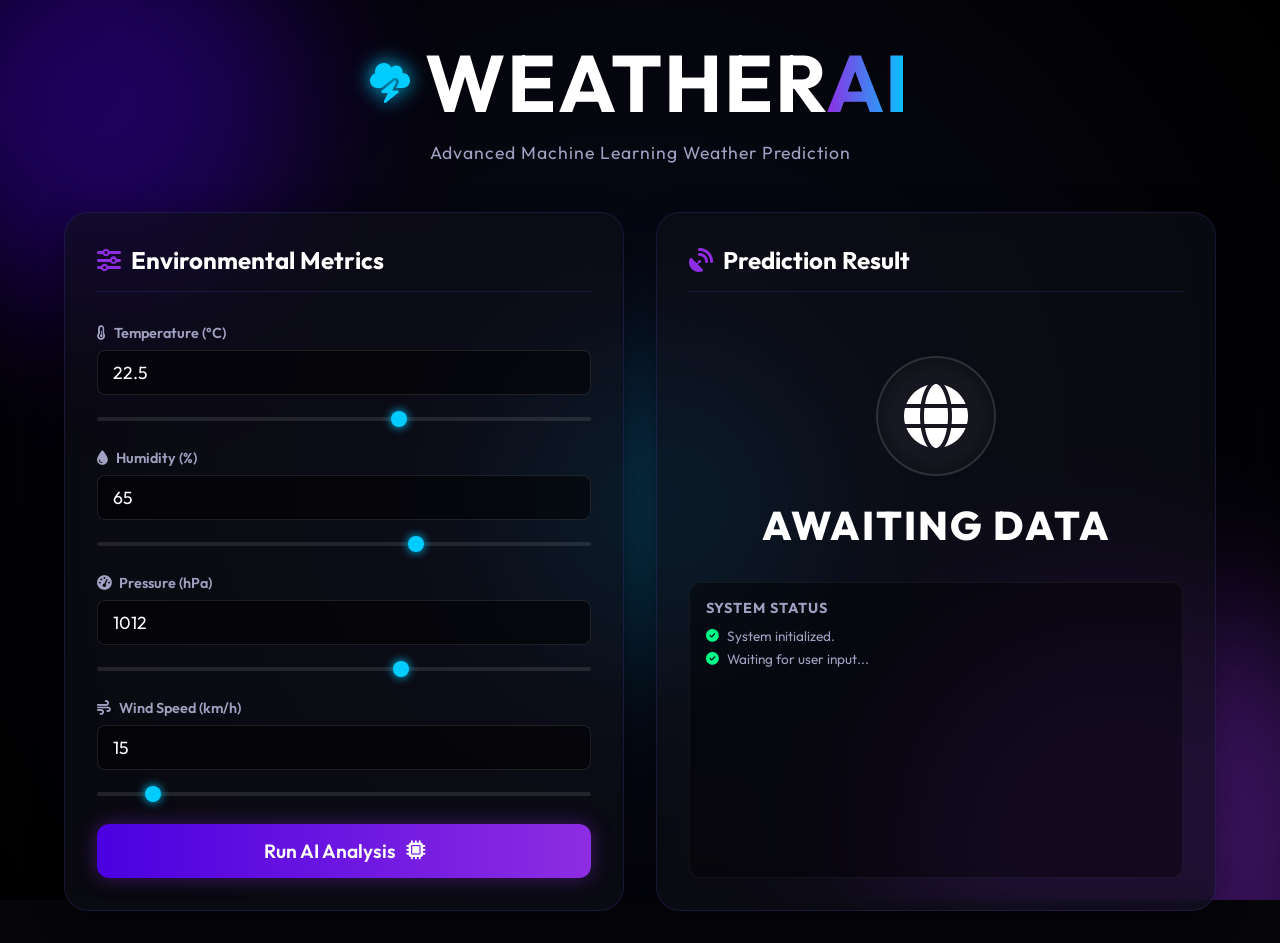
<file: WeatherML/AI Features/index.html>
<!DOCTYPE html>
<html lang="en">
<head>
    <meta charset="UTF-8">
    <meta name="viewport" content="width=device-width, initial-scale=1.0">
    <title> Weather AI | Next-Gen Prediction</title>
    <link href="https://fonts.googleapis.com/css2?family=Outfit:wght@300;400;600;800&display=swap" rel="stylesheet">
    <link rel="stylesheet" href="https://cdnjs.cloudflare.com/ajax/libs/font-awesome/6.4.0/css/all.min.css">
    <link rel="stylesheet" href="style.css">
</head>
<body>
    <div class="background-animation">
        <div class="glow-orb orb-1"></div>
        <div class="glow-orb orb-2"></div>
        <div class="glow-orb orb-3"></div>
    </div>

    <main class="container">
        <header>
            <div class="logo">
                <i class="fa-solid fa-cloud-bolt"></i>
                <h1>WEATHER<span>AI</span></h1>
            </div>
            <p class="subtitle">Advanced Machine Learning Weather Prediction</p>
        </header>

        <div class="app-layout">
            <section class="input-panel glass-panel">
                <h2><i class="fa-solid fa-sliders"></i> Environmental Metrics</h2>
                <form id="prediction-form">
                    <div class="input-group">
                        <label for="temperature">
                            <i class="fa-solid fa-temperature-half"></i> Temperature (°C)
                        </label>
                        <input type="number" id="temperature" name="temperature" step="0.1" value="22.5" required>
                        <div class="range-slider">
                            <input type="range" min="-20" max="50" value="22.5" class="slider" id="temp-slider">
                        </div>
                    </div>

                    <div class="input-group">
                        <label for="humidity">
                            <i class="fa-solid fa-droplet"></i> Humidity (%)
                        </label>
                        <input type="number" id="humidity" name="humidity" step="1" min="0" max="100" value="65" required>
                        <div class="range-slider">
                            <input type="range" min="0" max="100" value="65" class="slider" id="hum-slider">
                        </div>
                    </div>

                    <div class="input-group">
                        <label for="pressure">
                            <i class="fa-solid fa-gauge-high"></i> Pressure (hPa)
                        </label>
                        <input type="number" id="pressure" name="pressure" step="1" value="1012" required>
                        <div class="range-slider">
                            <input type="range" min="950" max="1050" value="1012" class="slider" id="pres-slider">
                        </div>
                    </div>

                    <div class="input-group">
                        <label for="wind_speed">
                            <i class="fa-solid fa-wind"></i> Wind Speed (km/h)
                        </label>
                        <input type="number" id="wind_speed" name="wind_speed" step="0.1" min="0" value="15" required>
                        <div class="range-slider">
                            <input type="range" min="0" max="150" value="15" class="slider" id="wind-slider">
                        </div>
                    </div>

                    <button type="submit" class="glow-button" id="predict-btn">
                        <span>Run AI Analysis</span>
                        <i class="fa-solid fa-microchip"></i>
                    </button>
                </form>
            </section>

            <section class="output-panel glass-panel">
                <h2><i class="fa-solid fa-satellite-dish"></i> Prediction Result</h2>
                
                <div id="loading-state" class="hidden">
                    <div class="spinner">
                        <div class="double-bounce1"></div>
                        <div class="double-bounce2"></div>
                    </div>
                    <p>Processing neural pathways...</p>
                </div>

                <div id="result-state">
                    <div class="weather-icon-container" id="weather-icon-display">
                        <i class="fa-solid fa-globe"></i>
                    </div>
                    <h3 class="prediction-text" id="prediction-output">Awaiting Data</h3>
                    
                    <div class="confidence-meter hidden" id="confidence-container">
                        <div class="meter-header">
                            <span>AI Confidence Level</span>
                            <span id="confidence-value">0%</span>
                        </div>
                        <div class="meter-bar">
                            <div class="meter-fill" id="confidence-fill"></div>
                        </div>
                    </div>

                    <div class="system-logs">
                        <h4>System Status</h4>
                        <ul id="log-list">
                            <li><i class="fa-solid fa-check-circle"></i> System initialized.</li>
                            <li><i class="fa-solid fa-check-circle"></i> Waiting for user input...</li>
                        </ul>
                    </div>
                </div>
            </section>
        </div>
    </main>
    <script src="script.js"></script>
</body>
</html>
</file>
<file: WeatherML/AI Features/style.css>
:root {
    --bg-color: #05050a;
    --panel-bg: rgba(15, 15, 25, 0.6);
    --panel-border: rgba(100, 100, 255, 0.15);
    --text-primary: #ffffff;
    --text-secondary: #a0a0c0;
    --accent-color: #4a00e0;
    --accent-glow: #8e2de2;
    --success-color: #00ff88;
    --warning-color: #ffaa00;
    --danger-color: #ff3366;
    
    --weather-sunny: #ffcc00;
    --weather-rainy: #00ccff;
    --weather-cloudy: #aab8c2;
    --weather-snowy: #ffffff;
    --weather-windy: #c2e59c;
}

* {
    margin: 0;
    padding: 0;
    box-sizing: border-box;
    font-family: 'Outfit', sans-serif;
}

body {
    background-color: var(--bg-color);
    color: var(--text-primary);
    min-height: 100vh;
    display: flex;
    justify-content: center;
    align-items: center;
    overflow-x: hidden;
    position: relative;
}

/* Background Animations */
.background-animation {
    position: fixed;
    top: 0;
    left: 0;
    width: 100vw;
    height: 100vh;
    z-index: -1;
    overflow: hidden;
    background: radial-gradient(circle at center, #0a0a1a 0%, #000000 100%);
}

.glow-orb {
    position: absolute;
    border-radius: 50%;
    filter: blur(80px);
    opacity: 0.4;
    animation: float 20s infinite alternate ease-in-out;
}

.orb-1 {
    width: 400px;
    height: 400px;
    background: var(--accent-color);
    top: -100px;
    left: -100px;
    animation-delay: 0s;
}

.orb-2 {
    width: 500px;
    height: 500px;
    background: var(--accent-glow);
    bottom: -200px;
    right: -100px;
    animation-delay: -5s;
}

.orb-3 {
    width: 300px;
    height: 300px;
    background: var(--weather-rainy);
    top: 40%;
    left: 40%;
    animation-delay: -10s;
    opacity: 0.2;
}

@keyframes float {
    0% { transform: translate(0, 0) scale(1); }
    50% { transform: translate(100px, 50px) scale(1.2); }
    100% { transform: translate(-50px, 100px) scale(0.8); }
}

/* Main Layout */
.container {
    width: 90%;
    max-width: 1200px;
    padding: 2rem 0;
    z-index: 1;
}

header {
    text-align: center;
    margin-bottom: 3rem;
    animation: fadeInDown 1s ease-out;
}

.logo {
    display: flex;
    align-items: center;
    justify-content: center;
    gap: 15px;
    font-size: 2.5rem;
    font-weight: 800;
    margin-bottom: 0.5rem;
}

.logo i {
    color: var(--weather-rainy);
    filter: drop-shadow(0 0 10px var(--weather-rainy));
}

.logo h1 {
    letter-spacing: 2px;
}

.logo span {
    color: transparent;
    background: linear-gradient(90deg, var(--accent-glow), var(--weather-rainy));
    -webkit-background-clip: text;
    background-clip: text;
}

.subtitle {
    color: var(--text-secondary);
    font-size: 1.1rem;
    letter-spacing: 1px;
}

.app-layout {
    display: grid;
    grid-template-columns: 1fr 1fr;
    gap: 2rem;
}

/* Glass Panels */
.glass-panel {
    background: var(--panel-bg);
    backdrop-filter: blur(16px);
    -webkit-backdrop-filter: blur(16px);
    border: 1px solid var(--panel-border);
    border-radius: 24px;
    padding: 2rem;
    box-shadow: 0 8px 32px 0 rgba(0, 0, 0, 0.37);
    transition: transform 0.3s ease, box-shadow 0.3s ease;
    animation: fadeInUp 1s ease-out backwards;
}

.glass-panel:hover {
    transform: translateY(-5px);
    box-shadow: 0 15px 40px 0 rgba(100, 100, 255, 0.1);
}

.input-panel {
    animation-delay: 0.2s;
}

.output-panel {
    animation-delay: 0.4s;
    display: flex;
    flex-direction: column;
}

.glass-panel h2 {
    font-size: 1.5rem;
    margin-bottom: 2rem;
    display: flex;
    align-items: center;
    gap: 10px;
    color: var(--text-primary);
    border-bottom: 1px solid var(--panel-border);
    padding-bottom: 1rem;
}

.glass-panel h2 i {
    color: var(--accent-glow);
}

/* Form Elements */
.input-group {
    margin-bottom: 1.5rem;
}

label {
    display: flex;
    align-items: center;
    gap: 8px;
    font-size: 0.9rem;
    color: var(--text-secondary);
    margin-bottom: 0.5rem;
    font-weight: 600;
}

input[type="number"] {
    width: 100%;
    background: rgba(0, 0, 0, 0.5);
    border: 1px solid rgba(255, 255, 255, 0.1);
    border-radius: 8px;
    padding: 10px 15px;
    color: var(--text-primary);
    font-size: 1.1rem;
    font-family: 'Outfit', sans-serif;
    outline: none;
    transition: all 0.3s ease;
}

input[type="number"]:focus {
    border-color: var(--accent-glow);
    box-shadow: 0 0 10px rgba(142, 45, 226, 0.3);
}

/* Range Slider Styles */
.range-slider {
    margin-top: 10px;
}

.slider {
    -webkit-appearance: none;
    width: 100%;
    height: 4px;
    border-radius: 2px;
    background: rgba(255, 255, 255, 0.1);
    outline: none;
}

.slider::-webkit-slider-thumb {
    -webkit-appearance: none;
    appearance: none;
    width: 16px;
    height: 16px;
    border-radius: 50%;
    background: var(--weather-rainy);
    cursor: pointer;
    box-shadow: 0 0 10px var(--weather-rainy);
    transition: transform 0.2s;
}

.slider::-webkit-slider-thumb:hover {
    transform: scale(1.3);
}

/* Button */
.glow-button {
    width: 100%;
    padding: 15px;
    margin-top: 1rem;
    background: linear-gradient(90deg, var(--accent-color), var(--accent-glow));
    border: none;
    border-radius: 12px;
    color: white;
    font-size: 1.2rem;
    font-weight: 600;
    cursor: pointer;
    display: flex;
    justify-content: center;
    align-items: center;
    gap: 10px;
    position: relative;
    overflow: hidden;
    transition: all 0.3s ease;
    box-shadow: 0 0 20px rgba(142, 45, 226, 0.4);
}

.glow-button::before {
    content: '';
    position: absolute;
    top: 0;
    left: -100%;
    width: 100%;
    height: 100%;
    background: linear-gradient(90deg, transparent, rgba(255,255,255,0.2), transparent);
    transition: left 0.5s ease;
}

.glow-button:hover {
    transform: translateY(-2px);
    box-shadow: 0 0 30px rgba(142, 45, 226, 0.6);
}

.glow-button:hover::before {
    left: 100%;
}

.glow-button:active {
    transform: translateY(1px);
}

/* Output Section */
#result-state {
    display: flex;
    flex-direction: column;
    align-items: center;
    flex-grow: 1;
}

.weather-icon-container {
    width: 120px;
    height: 120px;
    border-radius: 50%;
    background: rgba(255, 255, 255, 0.05);
    display: flex;
    justify-content: center;
    align-items: center;
    font-size: 4rem;
    margin: 2rem 0 1.5rem;
    box-shadow: inset 0 0 20px rgba(0, 0, 0, 0.5);
    border: 2px solid rgba(255, 255, 255, 0.1);
    transition: all 0.5s ease;
}

.prediction-text {
    font-size: 2.5rem;
    font-weight: 800;
    margin-bottom: 2rem;
    text-transform: uppercase;
    letter-spacing: 2px;
    text-align: center;
    transition: color 0.5s ease;
}

/* Confidence Meter */
.confidence-meter {
    width: 100%;
    margin-bottom: 2rem;
}

.meter-header {
    display: flex;
    justify-content: space-between;
    margin-bottom: 8px;
    font-size: 0.9rem;
    color: var(--text-secondary);
}

.meter-bar {
    width: 100%;
    height: 8px;
    background: rgba(255, 255, 255, 0.1);
    border-radius: 4px;
    overflow: hidden;
}

.meter-fill {
    height: 100%;
    width: 0%;
    background: linear-gradient(90deg, var(--accent-glow), var(--success-color));
    border-radius: 4px;
    transition: width 1s cubic-bezier(0.1, 0.7, 0.1, 1);
    box-shadow: 0 0 10px var(--success-color);
}

/* System Logs */
.system-logs {
    width: 100%;
    background: rgba(0, 0, 0, 0.4);
    border-radius: 12px;
    padding: 1rem;
    flex-grow: 1;
    border: 1px solid rgba(255, 255, 255, 0.05);
}

.system-logs h4 {
    font-size: 0.9rem;
    color: var(--text-secondary);
    margin-bottom: 10px;
    text-transform: uppercase;
    letter-spacing: 1px;
}

#log-list {
    list-style: none;
    font-family: monospace;
    font-size: 0.85rem;
    color: var(--text-secondary);
    max-height: 120px;
    overflow-y: auto;
}

#log-list li {
    margin-bottom: 5px;
    display: flex;
    align-items: center;
    gap: 8px;
    animation: fadeIn 0.3s ease;
}

#log-list li i {
    color: var(--success-color);
    font-size: 0.8rem;
}

/* Loading State */
#loading-state {
    display: flex;
    flex-direction: column;
    align-items: center;
    justify-content: center;
    height: 300px;
    color: var(--text-secondary);
}

.spinner {
    width: 60px;
    height: 60px;
    position: relative;
    margin-bottom: 20px;
}

.double-bounce1, .double-bounce2 {
    width: 100%;
    height: 100%;
    border-radius: 50%;
    background-color: var(--accent-glow);
    opacity: 0.6;
    position: absolute;
    top: 0;
    left: 0;
    animation: sk-bounce 2.0s infinite ease-in-out;
}

.double-bounce2 {
    animation-delay: -1.0s;
}

@keyframes sk-bounce {
    0%, 100% { transform: scale(0.0) }
    50% { transform: scale(1.0) }
}

.hidden {
    display: none !important;
}

/* Weather Specific Colors & Glows */
.weather-Sunny { color: var(--weather-sunny); text-shadow: 0 0 20px rgba(255, 204, 0, 0.5); }
.weather-Rainy { color: var(--weather-rainy); text-shadow: 0 0 20px rgba(0, 204, 255, 0.5); }
.weather-Cloudy, .weather-Partly-Cloudy { color: var(--weather-cloudy); text-shadow: 0 0 20px rgba(170, 184, 194, 0.5); }
.weather-Snowy { color: var(--weather-snowy); text-shadow: 0 0 20px rgba(255, 255, 255, 0.5); }
.weather-Windy { color: var(--weather-windy); text-shadow: 0 0 20px rgba(194, 229, 156, 0.5); }
.weather-Cold { color: #a2c2e8; text-shadow: 0 0 20px rgba(162, 194, 232, 0.5); }

/* Animations */
@keyframes fadeInUp {
    from {
        opacity: 0;
        transform: translateY(30px);
    }
    to {
        opacity: 1;
        transform: translateY(0);
    }
}

@keyframes fadeInDown {
    from {
        opacity: 0;
        transform: translateY(-30px);
    }
    to {
        opacity: 1;
        transform: translateY(0);
    }
}

@keyframes fadeIn {
    from { opacity: 0; }
    to { opacity: 1; }
}

/* Responsive */
@media (max-width: 900px) {
    .app-layout {
        grid-template-columns: 1fr;
    }
}

/* Scrollbar styling for logs */
::-webkit-scrollbar {
    width: 6px;
}
::-webkit-scrollbar-track {
    background: rgba(0,0,0,0.2); 
}
::-webkit-scrollbar-thumb {
    background: var(--panel-border); 
    border-radius: 3px;
}
::-webkit-scrollbar-thumb:hover {
    background: var(--accent-glow); 
}
</file>
